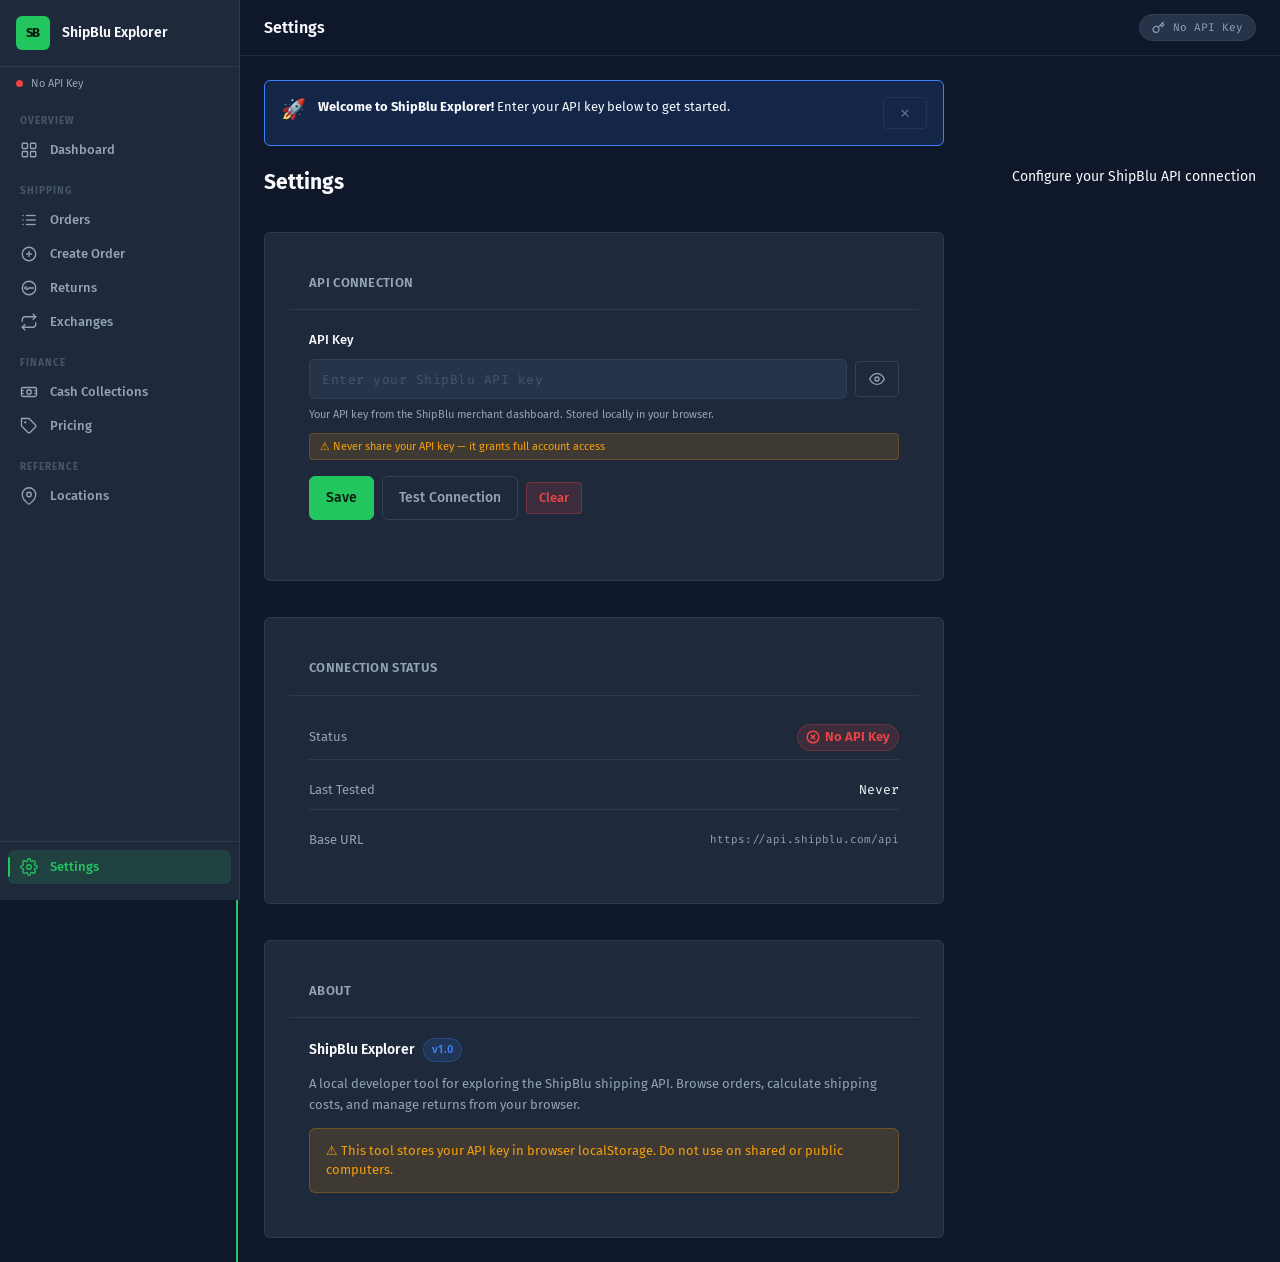
<file: Shipping API Tools/ShipBlu Explorer/index.html>
<!DOCTYPE html>
<html lang="en">
<head>
  <meta charset="UTF-8" />
  <meta name="viewport" content="width=device-width, initial-scale=1.0" />
  <meta name="description" content="ShipBlu API Explorer — Interactive interface for the ShipBlu shipping API" />
  <title>ShipBlu Explorer</title>

  <!-- SVG favicon: green circle with "S" -->
  <link rel="icon" type="image/svg+xml" href="data:image/svg+xml,%3Csvg xmlns='http://www.w3.org/2000/svg' viewBox='0 0 32 32'%3E%3Ccircle cx='16' cy='16' r='16' fill='%2322C55E'/%3E%3Ctext x='16' y='21' text-anchor='middle' font-family='system-ui%2Csans-serif' font-weight='700' font-size='18' fill='%230a1a0f'%3ES%3C/text%3E%3C/svg%3E" />

  <!-- Google Fonts: Fira Code + Fira Sans -->
  <link rel="preconnect" href="https://fonts.googleapis.com" />
  <link rel="preconnect" href="https://fonts.gstatic.com" crossorigin />
  <link rel="stylesheet" href="https://fonts.googleapis.com/css2?family=Fira+Code:wght@400;500;600&family=Fira+Sans:wght@400;500;600;700&display=swap" />

  <!-- Design system (tokens, components, layout) -->
  <link rel="stylesheet" href="css/design-system.css" />
</head>

<body>

  <!-- Skip-to-content link (accessibility — Task #16) -->
  <a href="#main-content" class="skip-link">Skip to main content</a>

  <!-- =========================================================
       App Shell
       ========================================================= -->
  <div id="app">

    <!-- -------------------------------------------------------
         Sidebar
         ------------------------------------------------------- -->
    <aside id="sidebar" aria-label="App navigation">

      <!-- Brand / Logo -->
      <a class="sidebar-brand" href="#dashboard" aria-label="ShipBlu Explorer — go to dashboard">
        <div class="sidebar-logo" aria-hidden="true">SB</div>
        <span class="sidebar-brand-name">ShipBlu Explorer</span>
      </a>

      <!-- Connection status indicator -->
      <div class="connection-badge" id="connection-badge" aria-live="polite" aria-atomic="true">
        <span class="connection-dot" id="connection-dot" aria-hidden="true"></span>
        <span id="connection-label">Checking…</span>
      </div>

      <!-- Primary navigation -->
      <nav role="navigation" aria-label="Main sections">

        <!-- GROUP: Overview -->
        <div class="nav-group" role="group" aria-labelledby="nav-group-overview">
          <div class="nav-group-label" id="nav-group-overview">Overview</div>

          <a class="nav-link" href="#dashboard" data-page="dashboard">
            <!-- Dashboard: grid of 4 squares -->
            <svg viewBox="0 0 24 24" stroke-width="1.75" aria-hidden="true" focusable="false">
              <rect x="3"  y="3"  width="7" height="7" rx="1"/>
              <rect x="14" y="3"  width="7" height="7" rx="1"/>
              <rect x="3"  y="14" width="7" height="7" rx="1"/>
              <rect x="14" y="14" width="7" height="7" rx="1"/>
            </svg>
            Dashboard
          </a>
        </div>

        <!-- GROUP: Shipping -->
        <div class="nav-group" role="group" aria-labelledby="nav-group-shipping">
          <div class="nav-group-label" id="nav-group-shipping">Shipping</div>

          <a class="nav-link" href="#orders" data-page="orders">
            <!-- Orders: bullet list -->
            <svg viewBox="0 0 24 24" stroke-width="1.75" aria-hidden="true" focusable="false">
              <line x1="8"  y1="6"  x2="21" y2="6"/>
              <line x1="8"  y1="12" x2="21" y2="12"/>
              <line x1="8"  y1="18" x2="21" y2="18"/>
              <circle cx="4" cy="6"  r="1" fill="currentColor" stroke="none"/>
              <circle cx="4" cy="12" r="1" fill="currentColor" stroke="none"/>
              <circle cx="4" cy="18" r="1" fill="currentColor" stroke="none"/>
            </svg>
            Orders
          </a>

          <a class="nav-link" href="#create-order" data-page="create-order">
            <!-- Create Order: circle with plus -->
            <svg viewBox="0 0 24 24" stroke-width="1.75" aria-hidden="true" focusable="false">
              <circle cx="12" cy="12" r="9"/>
              <line x1="12" y1="8"  x2="12" y2="16"/>
              <line x1="8"  y1="12" x2="16" y2="12"/>
            </svg>
            Create Order
          </a>

          <a class="nav-link" href="#returns" data-page="returns">
            <!-- Returns: circle with left arrow -->
            <svg viewBox="0 0 24 24" stroke-width="1.75" aria-hidden="true" focusable="false">
              <circle cx="12" cy="12" r="9"/>
              <polyline points="9 14 6 12 9 10"/>
              <path d="M18 12h-6a2 2 0 0 0-2 2" stroke-linecap="round"/>
            </svg>
            Returns
          </a>

          <a class="nav-link" href="#exchanges" data-page="exchanges">
            <!-- Exchanges: two swapping arrows -->
            <svg viewBox="0 0 24 24" stroke-width="1.75" aria-hidden="true" focusable="false">
              <polyline points="17 1 21 5 17 9"/>
              <path d="M3 11V9a4 4 0 0 1 4-4h14" stroke-linecap="round"/>
              <polyline points="7 23 3 19 7 15"/>
              <path d="M21 13v2a4 4 0 0 1-4 4H3" stroke-linecap="round"/>
            </svg>
            Exchanges
          </a>
        </div>

        <!-- GROUP: Finance -->
        <div class="nav-group" role="group" aria-labelledby="nav-group-finance">
          <div class="nav-group-label" id="nav-group-finance">Finance</div>

          <a class="nav-link" href="#cash-collections" data-page="cash-collections">
            <!-- Cash Collections: banknote -->
            <svg viewBox="0 0 24 24" stroke-width="1.75" aria-hidden="true" focusable="false">
              <rect x="2" y="6" width="20" height="12" rx="2"/>
              <circle cx="12" cy="12" r="3"/>
              <path d="M2 10h2M20 10h2M2 14h2M20 14h2" stroke-linecap="round"/>
            </svg>
            Cash Collections
          </a>

          <a class="nav-link" href="#pricing" data-page="pricing">
            <!-- Pricing: price tag -->
            <svg viewBox="0 0 24 24" stroke-width="1.75" aria-hidden="true" focusable="false">
              <path d="M20.59 13.41l-7.17 7.17a2 2 0 0 1-2.83 0L2 12V2h10l8.59 8.59a2 2 0 0 1 0 2.82z"/>
              <circle cx="7" cy="7" r="1.5" fill="currentColor" stroke="none"/>
            </svg>
            Pricing
          </a>
        </div>

        <!-- GROUP: Reference -->
        <div class="nav-group" role="group" aria-labelledby="nav-group-reference">
          <div class="nav-group-label" id="nav-group-reference">Reference</div>

          <a class="nav-link" href="#locations" data-page="locations">
            <!-- Locations: map pin -->
            <svg viewBox="0 0 24 24" stroke-width="1.75" aria-hidden="true" focusable="false">
              <path d="M21 10c0 7-9 13-9 13S3 17 3 10a9 9 0 1 1 18 0z"/>
              <circle cx="12" cy="10" r="3"/>
            </svg>
            Locations
          </a>
        </div>

      </nav><!-- /nav -->

      <!-- Settings pinned to bottom -->
      <div class="sidebar-footer">
        <a class="nav-link" href="#settings" data-page="settings">
          <!-- Settings: cog wheel -->
          <svg viewBox="0 0 24 24" stroke-width="1.75" aria-hidden="true" focusable="false">
            <circle cx="12" cy="12" r="3"/>
            <path d="M19.4 15a1.65 1.65 0 0 0 .33 1.82l.06.06a2 2 0 0 1-2.83 2.83l-.06-.06a1.65 1.65 0 0 0-1.82-.33 1.65 1.65 0 0 0-1 1.51V21a2 2 0 0 1-4 0v-.09a1.65 1.65 0 0 0-1-1.51 1.65 1.65 0 0 0-1.82.33l-.06.06a2 2 0 0 1-2.83-2.83l.06-.06a1.65 1.65 0 0 0 .33-1.82 1.65 1.65 0 0 0-1.51-1H3a2 2 0 0 1 0-4h.09a1.65 1.65 0 0 0 1.51-1 1.65 1.65 0 0 0-.33-1.82l-.06-.06a2 2 0 0 1 2.83-2.83l.06.06a1.65 1.65 0 0 0 1.82.33H9a1.65 1.65 0 0 0 1-1.51V3a2 2 0 0 1 4 0v.09a1.65 1.65 0 0 0 1 1.51 1.65 1.65 0 0 0 1.82-.33l.06-.06a2 2 0 0 1 2.83 2.83l-.06.06a1.65 1.65 0 0 0-.33 1.82V9a1.65 1.65 0 0 0 1.51 1H21a2 2 0 0 1 0 4h-.09a1.65 1.65 0 0 0-1.51 1z"/>
          </svg>
          Settings
        </a>
      </div>

    </aside><!-- /#sidebar -->

    <!-- -------------------------------------------------------
         Main content (topbar + content)
         ------------------------------------------------------- -->
    <div id="main">

      <!-- Top bar -->
      <header id="topbar" role="banner">

        <div class="topbar-left">
          <!-- Hamburger button — visible on mobile only -->
          <button
            class="hamburger"
            id="hamburger-btn"
            type="button"
            aria-label="Open navigation menu"
            aria-expanded="false"
            aria-controls="sidebar"
          >
            <svg width="22" height="22" viewBox="0 0 24 24" fill="none" stroke="currentColor" stroke-width="2" stroke-linecap="round" aria-hidden="true" focusable="false">
              <line x1="3"  y1="6"  x2="21" y2="6"/>
              <line x1="3"  y1="12" x2="21" y2="12"/>
              <line x1="3"  y1="18" x2="21" y2="18"/>
            </svg>
          </button>

          <!-- Current page breadcrumb -->
          <span class="topbar-breadcrumb" id="topbar-breadcrumb" aria-live="polite" aria-atomic="true">
            Dashboard
          </span>
        </div>

        <div class="topbar-right">
          <!-- API key status chip: masked key preview + link to settings -->
          <a
            class="api-key-chip"
            href="#settings"
            id="api-key-chip"
            aria-label="API key status — go to Settings"
          >
            <svg width="13" height="13" viewBox="0 0 24 24" fill="none" stroke="currentColor" stroke-width="2" stroke-linecap="round" stroke-linejoin="round" aria-hidden="true" focusable="false">
              <path d="M21 2l-2 2m-7.61 7.61a5.5 5.5 0 1 1-7.778 7.778 5.5 5.5 0 0 1 7.777-7.777zm0 0L15.5 7.5m0 0l3 3L22 7l-3-3m-3.5 3.5L19 4"/>
            </svg>
            <span id="api-key-preview">No API Key</span>
          </a>
        </div>

      </header><!-- /#topbar -->

      <!-- Page content — rendered by router -->
      <main id="main-content" tabindex="-1" aria-label="Page content">
        <!-- Placeholder shown before scripts load -->
        <div class="empty-state" style="margin-top:var(--space-12)">
          <div class="skeleton skeleton-block" style="width:200px;height:28px;margin-bottom:var(--space-4)"></div>
          <div class="skeleton skeleton-text" style="width:260px"></div>
          <div class="skeleton skeleton-text" style="width:180px;margin-top:var(--space-2)"></div>
        </div>
      </main>

    </div><!-- /#main -->

  </div><!-- /#app -->

  <!-- =========================================================
       Toast notification container
       ========================================================= -->
  <div id="toast-container" role="region" aria-label="Notifications" aria-live="polite" aria-atomic="false"></div>

  <!-- Mobile sidebar backdrop -->
  <div id="sidebar-overlay" role="presentation" aria-hidden="true"></div>

  <!-- =========================================================
       API client — must load before page scripts
       ========================================================= -->
  <script src="js/api.js"></script>

  <!-- =========================================================
       App bootstrap: page registry + router + sidebar toggle
       ========================================================= -->
  <script>
    'use strict';

    /* ------------------------------------------------------------------
       Page Registry
       ------------------------------------------------------------------ */

    /**
     * All registered pages. Pages call window.registerPage() on load.
     * @type {Record<string, { title: string, icon?: string, render: function(HTMLElement): void }>}
     */
    window.pages = {};

    /**
     * Registers a renderable page with the router.
     *
     * @param {string} id
     * @param {{ title: string, render: function(HTMLElement): void }} config
     */
    window.registerPage = (id, config) => {
      if (!id || typeof config?.render !== 'function') {
        console.warn(`[registerPage] Invalid config for page '${id}'`, config);
        return;
      }
      window.pages[id] = config;
    };

    /* ------------------------------------------------------------------
       Connection status badge
       ------------------------------------------------------------------ */

    function updateConnectionStatus() {
      const hasKey = !!window.getApiKey();
      const dot    = document.getElementById('connection-dot');
      const label  = document.getElementById('connection-label');
      const chip   = document.getElementById('api-key-preview');

      if (hasKey) {
        const key = window.getApiKey();
        dot.className    = 'connection-dot connected';
        label.textContent = 'Connected';
        // Show last 8 chars, rest masked
        chip.textContent  = '••••' + key.slice(-8);
      } else {
        dot.className    = 'connection-dot disconnected';
        label.textContent = 'No API Key';
        chip.textContent  = 'No API Key';
      }
    }

    window.addEventListener('apikeychanged', updateConnectionStatus);
    updateConnectionStatus();

    /* ------------------------------------------------------------------
       Router
       ------------------------------------------------------------------ */

    let _activePage = null;

    /** Extracts page id and params from hash string.
     *  e.g. "#orders-detail?id=123" → { pageId: 'orders-detail', params: { id: '123' } }
     */
    function parseHash(hash) {
      const raw = (hash || '').replace(/^#/, '').trim() || 'dashboard';
      const [path, qs] = raw.split('?');
      const params = {};
      if (qs) {
        qs.split('&').forEach(pair => {
          const [k, v] = pair.split('=');
          if (k) params[decodeURIComponent(k)] = decodeURIComponent(v || '');
        });
      }
      return { pageId: path || 'dashboard', params };
    }

    /** Extracts clean page id from hash string. */
    function pageIdFromHash(hash) {
      return parseHash(hash).pageId;
    }

    /** Highlights the matching nav link and clears all others. */
    function setActiveNavLink(pageId) {
      document.querySelectorAll('.nav-link[data-page]').forEach(link => {
        const active = link.dataset.page === pageId;
        link.classList.toggle('active', active);
        active
          ? link.setAttribute('aria-current', 'page')
          : link.removeAttribute('aria-current');
      });
    }

    /** Updates the topbar breadcrumb and document title. */
    function setPageTitle(title) {
      const el = document.getElementById('topbar-breadcrumb');
      if (el) el.textContent = title;
      document.title = `${title} — ShipBlu Explorer`;
    }

    /** Renders a "page not found" message inside the container. */
    function renderNotFound(container, pageId) {
      container.innerHTML = `
        <div class="empty-state animate-fade-in">
          <svg class="empty-state-icon" viewBox="0 0 24 24" fill="none" stroke="currentColor" stroke-width="1.5" aria-hidden="true">
            <circle cx="11" cy="11" r="8"/>
            <line x1="21" y1="21" x2="16.65" y2="16.65"/>
          </svg>
          <p class="empty-state-title">Page not found</p>
          <p class="empty-state-description">
            No page is registered for
            <code class="tag">#${_escapeHtml(pageId)}</code>.
            The page script may not have loaded yet.
          </p>
          <a href="#dashboard" class="btn btn-ghost btn-sm" style="margin-top:var(--space-3)">
            Go to Dashboard
          </a>
        </div>`;
    }

    /**
     * Navigate to a page by hash string.
     * @param {string} rawHash - e.g. "#orders" or "orders"
     */
    function navigateTo(rawHash) {
      const { pageId, params } = parseHash(rawHash);

      // Redirect to settings when no API key (except settings itself)
      if (!window.getApiKey() && pageId !== 'settings') {
        window.location.hash = '#settings';
        return;
      }

      // Allow re-render for detail pages (params may differ)
      const isDetailPage = pageId.includes('-detail');
      if (_activePage === pageId && !isDetailPage) return;
      _activePage = pageId;

      const page      = window.pages[pageId];
      const container = document.getElementById('main-content');
      if (!container) return;

      // Nav link highlight — use base page id (orders-detail highlights orders)
      const navId = pageId.replace(/-detail$/, '');
      setActiveNavLink(navId);

      const title = page?.title ?? 'Not Found';
      setPageTitle(title);

      // Clear previous page content
      container.innerHTML = '';

      if (page) {
        try {
          page.render(container, params);
        } catch (err) {
          console.error(`[router] Render error for '${pageId}':`, err);
          container.innerHTML = `
            <div class="empty-state">
              <p class="empty-state-title text-error">Render error</p>
              <p class="empty-state-description text-mono text-sm">${_escapeHtml(err.message)}</p>
            </div>`;
        }
      } else {
        renderNotFound(container, pageId);
      }

      // Move focus to content region for keyboard / screen reader users
      container.focus({ preventScroll: false });

      // Close mobile sidebar on any navigation
      closeSidebar();
    }

    window.addEventListener('hashchange', () => navigateTo(window.location.hash));

    /* ------------------------------------------------------------------
       Sidebar / hamburger (mobile)
       ------------------------------------------------------------------ */

    const _sidebar  = document.getElementById('sidebar');
    const _overlay  = document.getElementById('sidebar-overlay');
    const _hamburger = document.getElementById('hamburger-btn');

    function openSidebar() {
      _sidebar.classList.add('open');
      _overlay.classList.add('visible');
      _overlay.removeAttribute('aria-hidden');
      _hamburger.setAttribute('aria-expanded', 'true');
      _hamburger.setAttribute('aria-label', 'Close navigation menu');
      // Give focus to first nav item
      _sidebar.querySelector('a, button')?.focus();
    }

    function closeSidebar() {
      if (!_sidebar.classList.contains('open')) return;
      _sidebar.classList.remove('open');
      _overlay.classList.remove('visible');
      _overlay.setAttribute('aria-hidden', 'true');
      _hamburger.setAttribute('aria-expanded', 'false');
      _hamburger.setAttribute('aria-label', 'Open navigation menu');
    }

    _hamburger.addEventListener('click', () => {
      _sidebar.classList.contains('open') ? closeSidebar() : openSidebar();
    });

    _overlay.addEventListener('click', closeSidebar);

    document.addEventListener('keydown', (e) => {
      if (e.key === 'Escape' && _sidebar.classList.contains('open')) {
        closeSidebar();
        _hamburger.focus();
      }
    });

    /* ------------------------------------------------------------------
       Dynamic page script loader
       ------------------------------------------------------------------ */

    /** Scripts to load. Each module calls window.registerPage() on load. */
    const PAGE_SCRIPTS = [
      'js/pages/settings.js',
      'js/pages/dashboard.js',
      'js/pages/orders.js',
      'js/pages/create-order.js',
      'js/pages/pricing.js',
      'js/pages/calculator.js',
      'js/pages/locations.js',
      'js/pages/returns.js',
      'js/pages/exchanges.js',
      'js/pages/cash-collections.js',
    ];

    /**
     * Injects a <script> tag and resolves when it loads.
     * Always resolves (never rejects) so a missing file doesn't block the router.
     * @param {string} src
     * @returns {Promise<void>}
     */
    function loadScript(src) {
      return new Promise((resolve) => {
        if (document.querySelector(`script[src="${src}"]`)) {
          resolve();
          return;
        }
        const s   = document.createElement('script');
        s.src     = src;
        s.async   = false; // preserve execution order
        s.onload  = () => resolve();
        s.onerror = () => {
          // Non-fatal: page simply won't register
          console.info(`[loader] Skipping missing script: ${src}`);
          resolve();
        };
        document.head.appendChild(s);
      });
    }

    // Load all page scripts in parallel (network), execute in order (async=false),
    // then kick off the initial route.
    Promise.all(PAGE_SCRIPTS.map(loadScript)).then(() => {
      const hasKey     = !!window.getApiKey();
      const initHash   = window.location.hash;
      const defaultHash = hasKey ? (initHash || '#dashboard') : '#settings';

      if (!initHash) {
        // Setting the hash triggers hashchange → navigateTo
        window.location.hash = defaultHash;
      } else {
        navigateTo(initHash);
      }
    });

    /* ------------------------------------------------------------------
       Internal helper: HTML escape
       ------------------------------------------------------------------ */

    function _escapeHtml(str) {
      return String(str)
        .replace(/&/g,  '&amp;')
        .replace(/</g,  '&lt;')
        .replace(/>/g,  '&gt;')
        .replace(/"/g,  '&quot;')
        .replace(/'/g,  '&#39;');
    }
  </script>

</body>
</html>
</file>
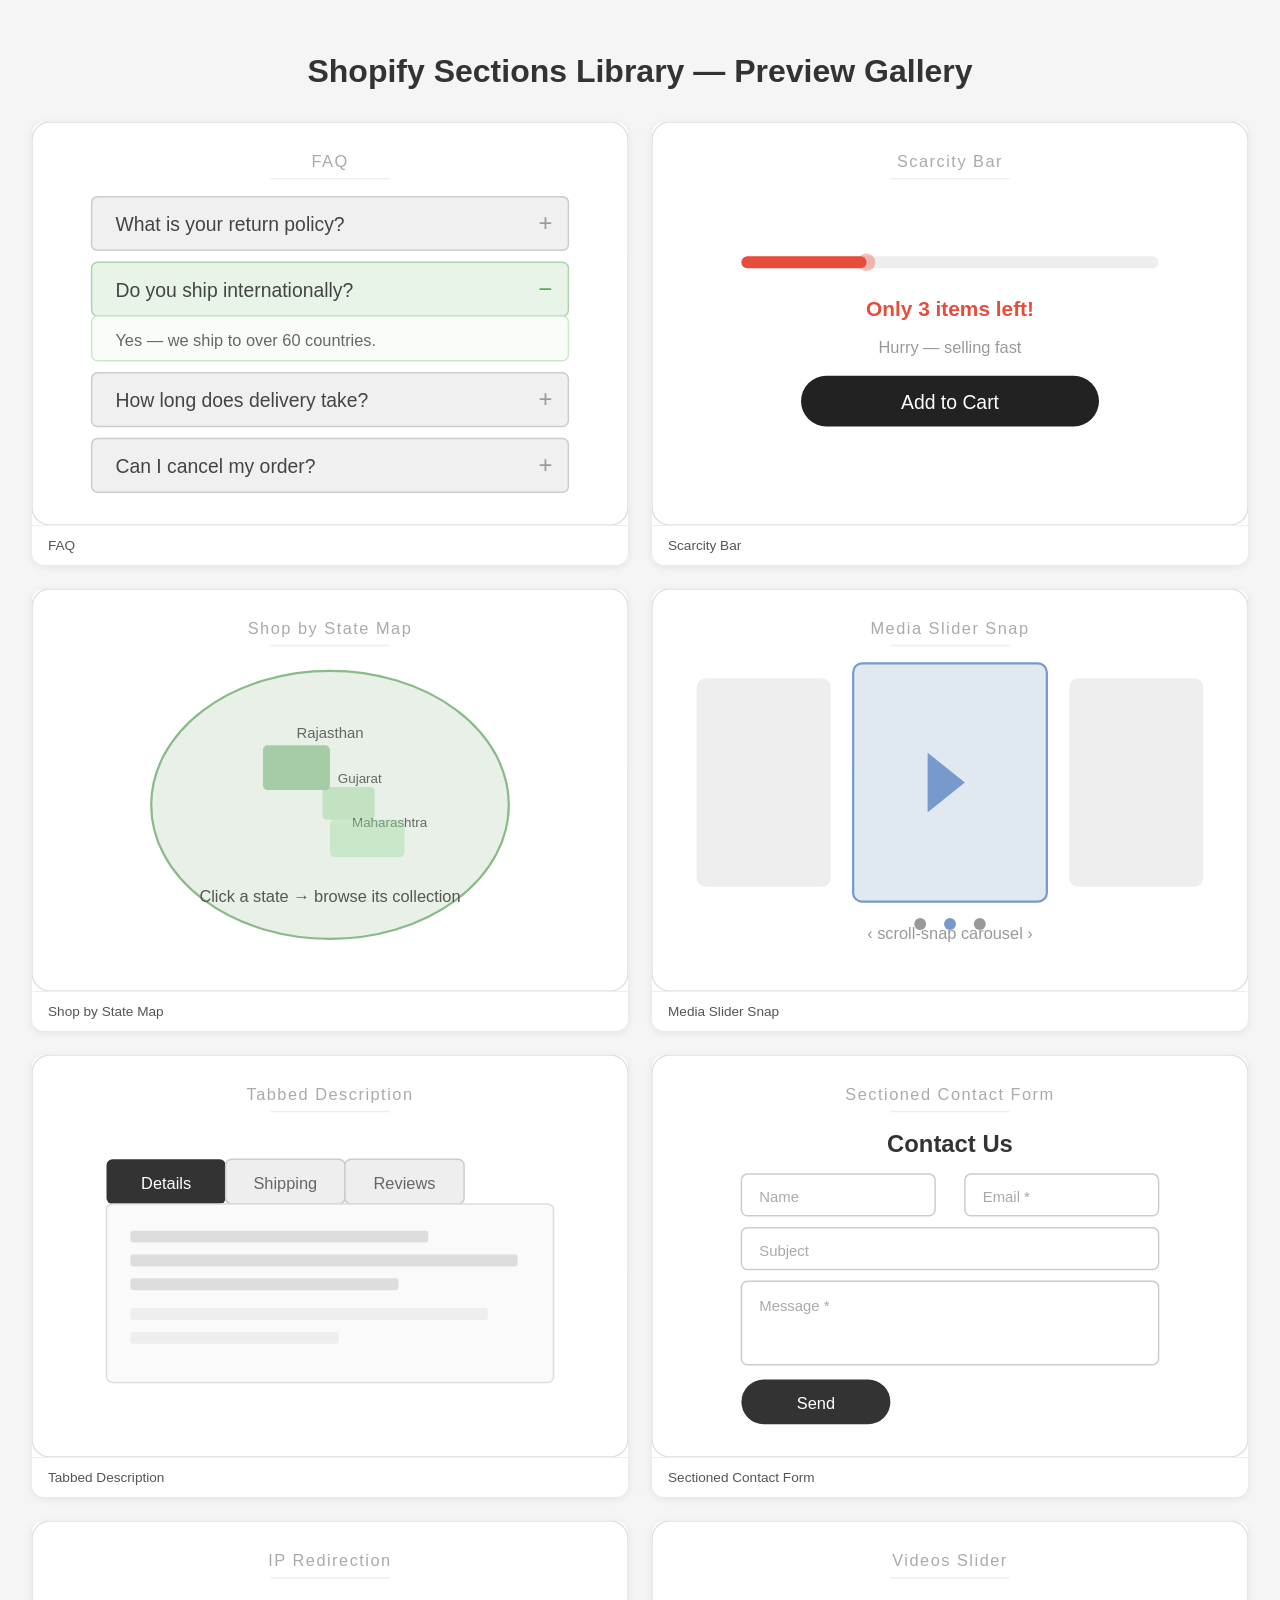
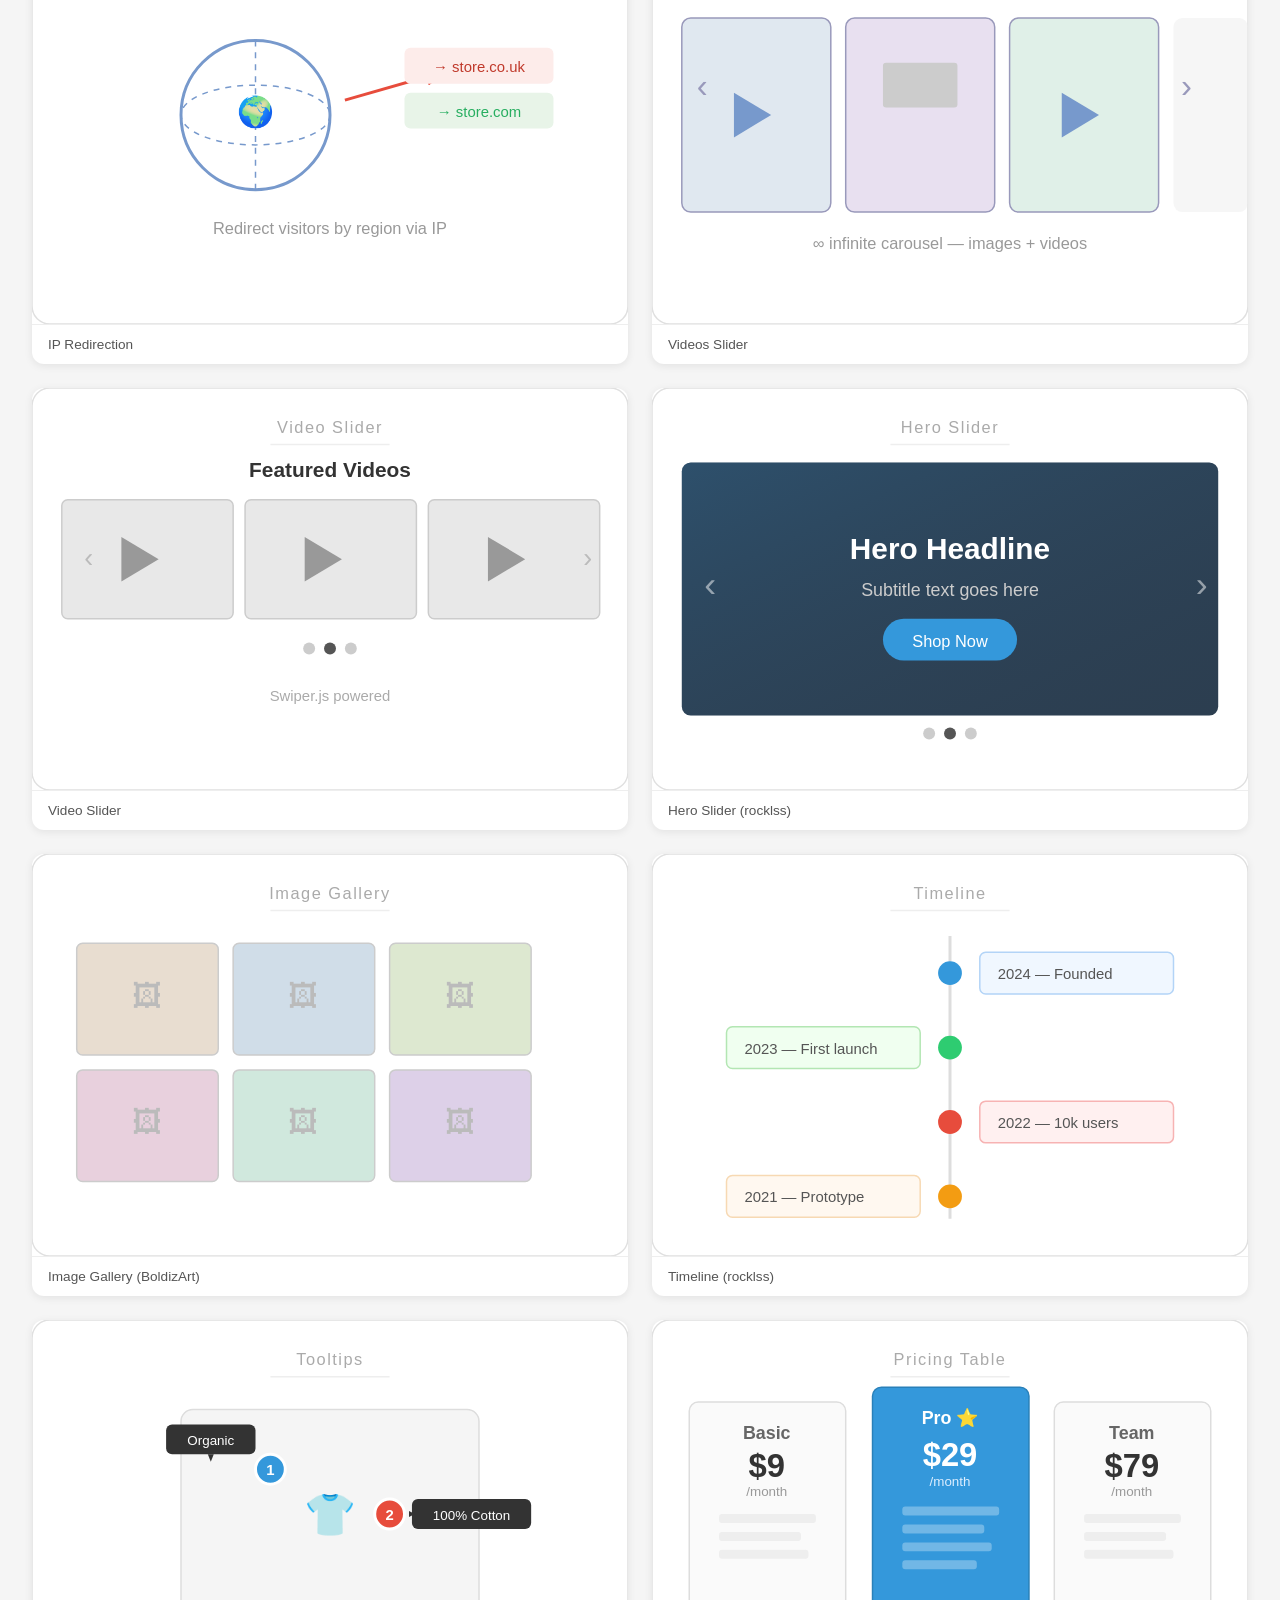
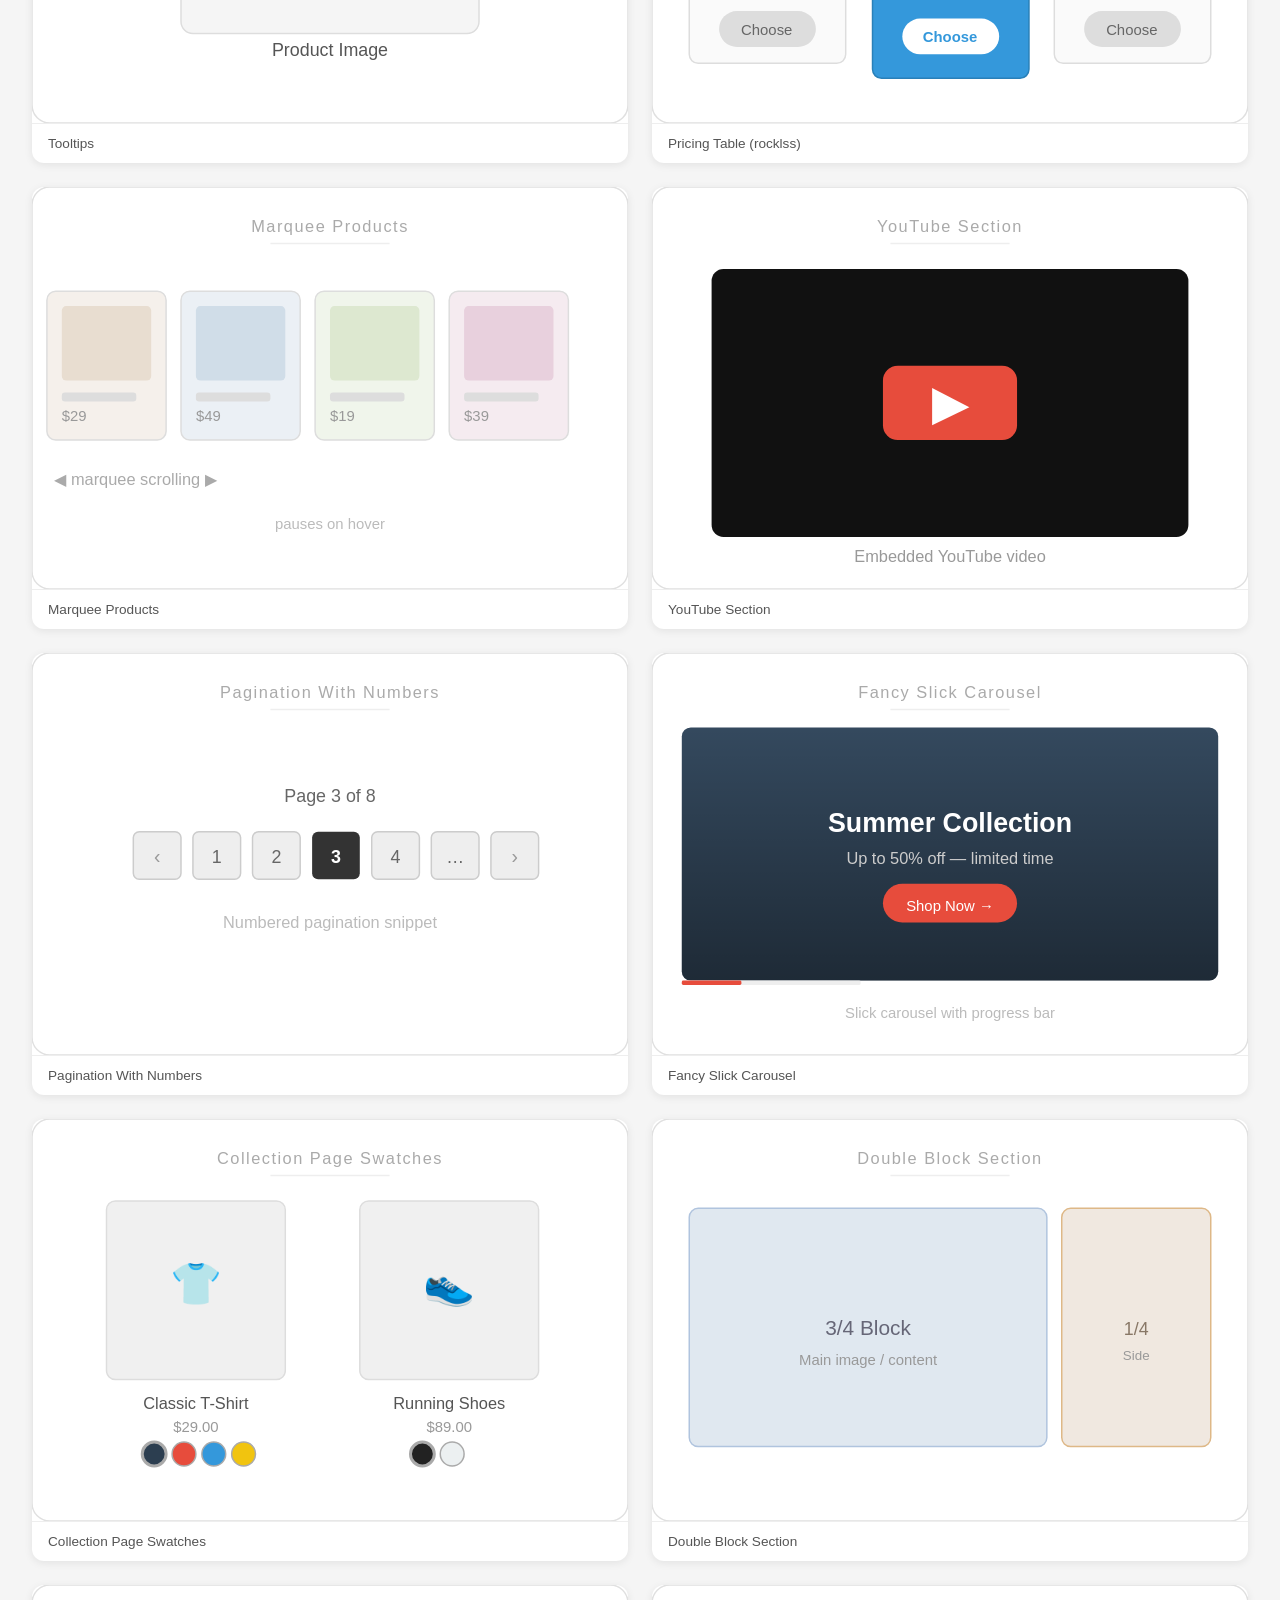
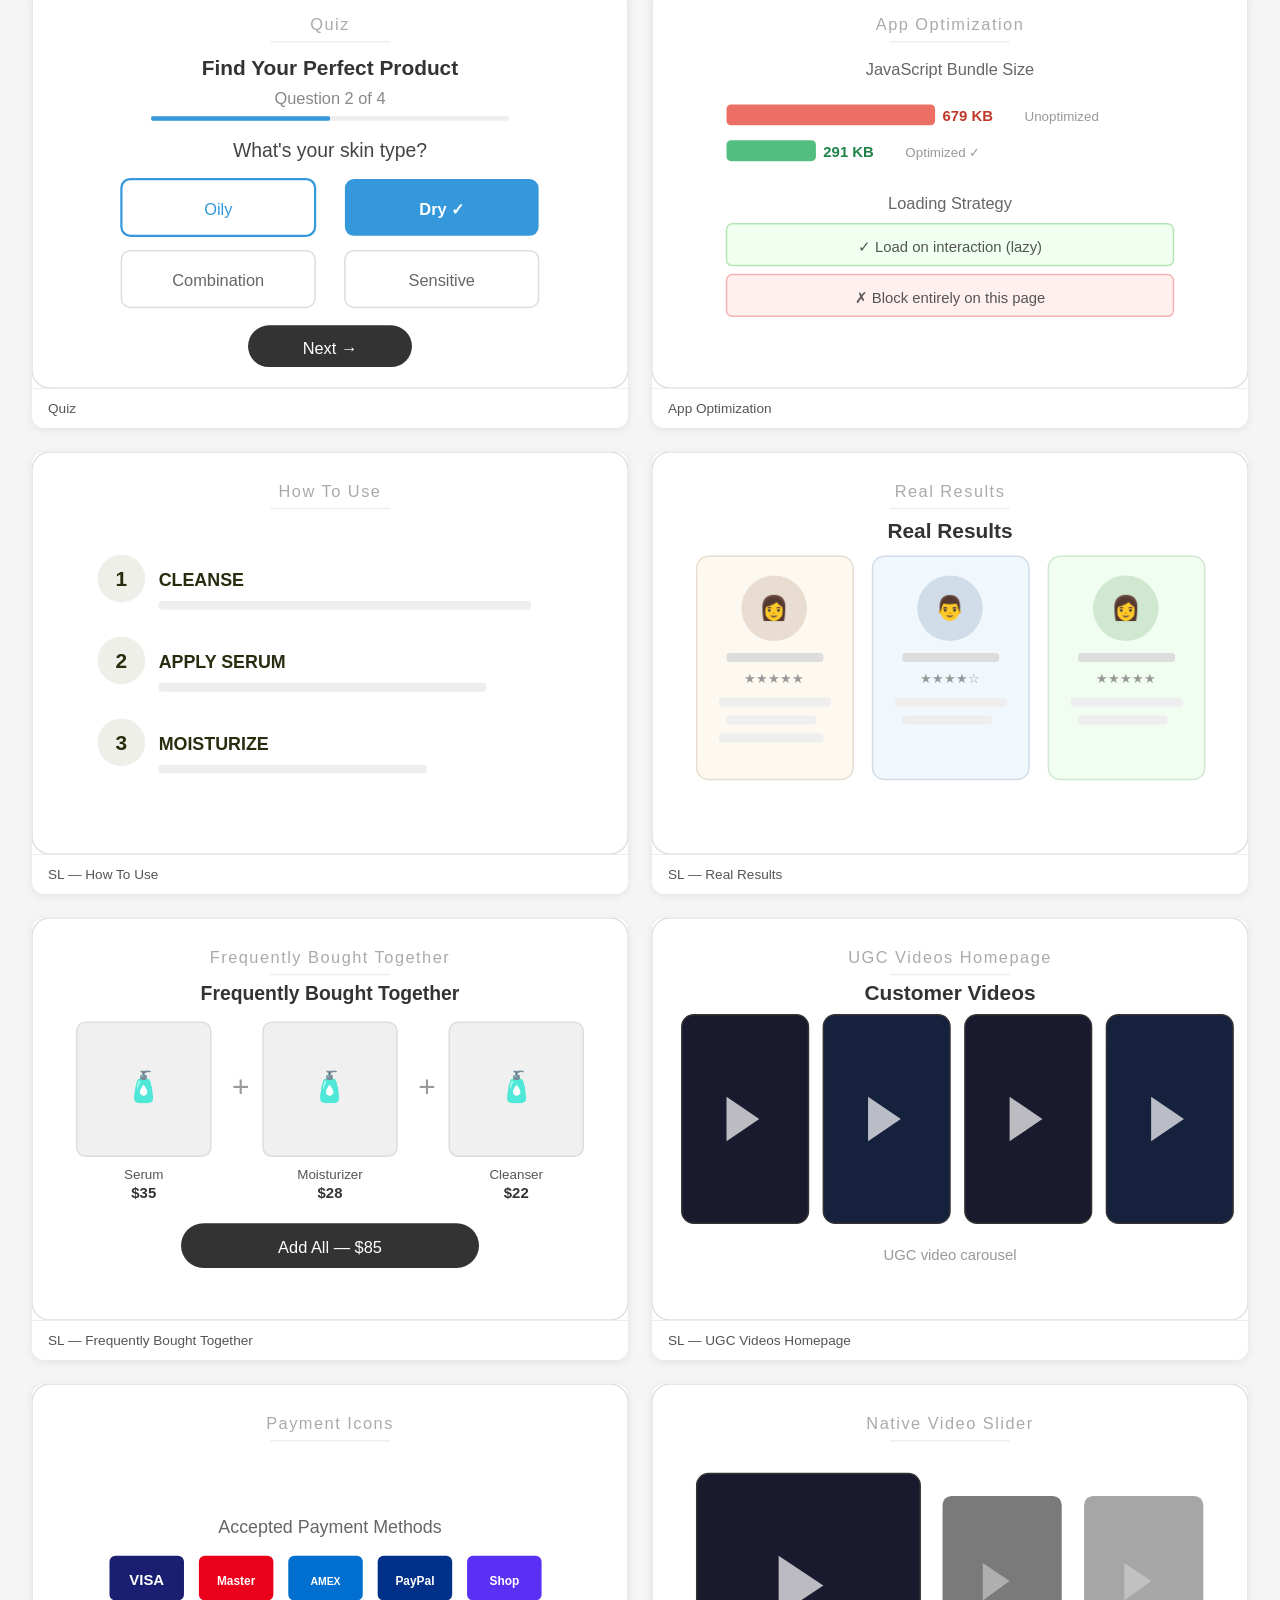
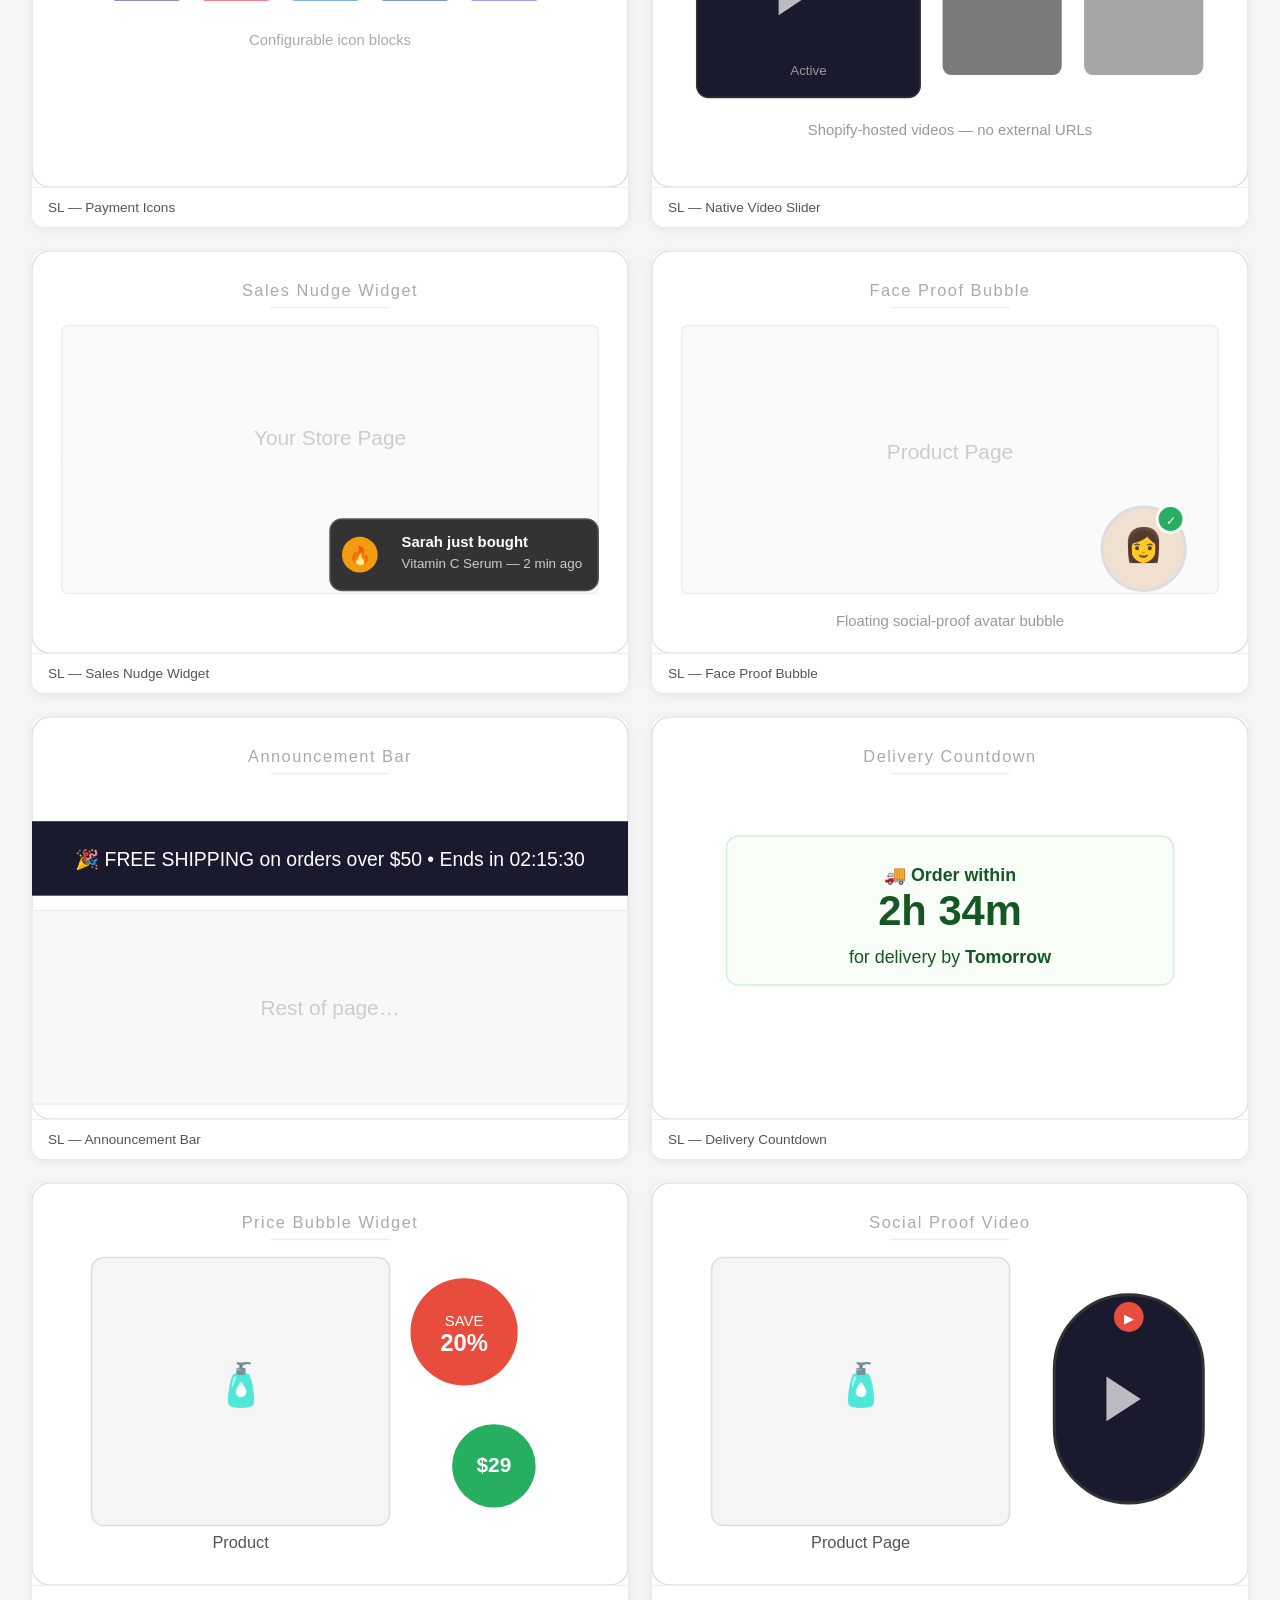
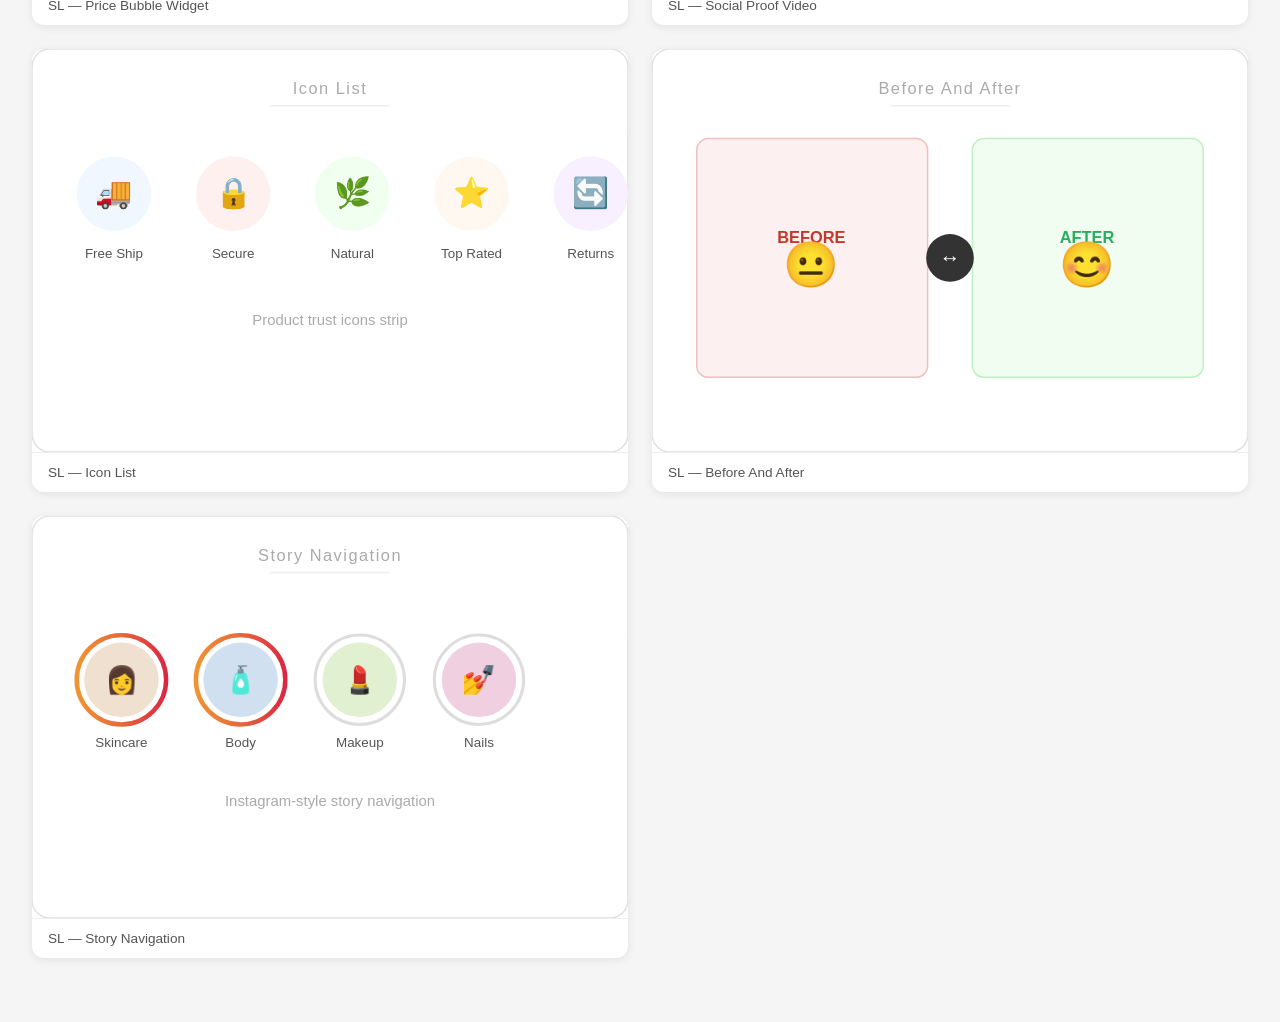
<file: _dev/preview-gallery.html>
<!DOCTYPE html>
<html lang="en">
<head>
  <meta charset="UTF-8">
  <meta name="viewport" content="width=device-width, initial-scale=1.0">
  <title>Section Preview Gallery</title>
  <style>
    body { font-family: -apple-system, BlinkMacSystemFont, "Segoe UI", Roboto, sans-serif; margin: 0; padding: 2rem; background: #f5f5f5; }
    h1 { text-align: center; color: #333; }
    .grid { display: grid; grid-template-columns: repeat(auto-fill, minmax(420px, 1fr)); gap: 1.5rem; max-width: 1400px; margin: 2rem auto; }
    .card { background: #fff; border-radius: 12px; overflow: hidden; box-shadow: 0 2px 8px rgba(0,0,0,0.08); }
    .card img { width: 100%; display: block; }
    .card-label { padding: 0.75rem 1rem; font-size: 0.85rem; color: #555; border-top: 1px solid #eee; }
  </style>
</head>
<body>
  <h1>Shopify Sections Library — Preview Gallery</h1>
  <div class="grid">
    <div class="card"><img src="../FAQ/preview.svg" alt="FAQ"/><div class="card-label">FAQ</div></div>
    <div class="card"><img src="../Scarcity%20Bar/preview.svg" alt="Scarcity Bar"/><div class="card-label">Scarcity Bar</div></div>
    <div class="card"><img src="../Shop%20by%20State%20Map/preview.svg" alt="Shop by State Map"/><div class="card-label">Shop by State Map</div></div>
    <div class="card"><img src="../Media%20Slider%20Snap/preview.svg" alt="Media Slider Snap"/><div class="card-label">Media Slider Snap</div></div>
    <div class="card"><img src="../Tabbed%20Description/preview.svg" alt="Tabbed Description"/><div class="card-label">Tabbed Description</div></div>
    <div class="card"><img src="../Sectioned%20Contact%20Form/preview.svg" alt="Sectioned Contact Form"/><div class="card-label">Sectioned Contact Form</div></div>
    <div class="card"><img src="../IP%20Redirection/preview.svg" alt="IP Redirection"/><div class="card-label">IP Redirection</div></div>
    <div class="card"><img src="../Videos%20Slider/preview.svg" alt="Videos Slider"/><div class="card-label">Videos Slider</div></div>
    <div class="card"><img src="../Video%20Slider/preview.svg" alt="Video Slider"/><div class="card-label">Video Slider</div></div>
    <div class="card"><img src="../Hero%20Slider%20(rocklss)/preview.svg" alt="Hero Slider"/><div class="card-label">Hero Slider (rocklss)</div></div>
    <div class="card"><img src="../Image%20Gallery%20(BoldizArt)/preview.svg" alt="Image Gallery"/><div class="card-label">Image Gallery (BoldizArt)</div></div>
    <div class="card"><img src="../Timeline%20(rocklss)/preview.svg" alt="Timeline"/><div class="card-label">Timeline (rocklss)</div></div>
    <div class="card"><img src="../Tooltips/preview.svg" alt="Tooltips"/><div class="card-label">Tooltips</div></div>
    <div class="card"><img src="../Pricing%20Table%20(rocklss)/preview.svg" alt="Pricing Table"/><div class="card-label">Pricing Table (rocklss)</div></div>
    <div class="card"><img src="../Marquee%20Products/preview.svg" alt="Marquee Products"/><div class="card-label">Marquee Products</div></div>
    <div class="card"><img src="../YouTube%20Section/preview.svg" alt="YouTube Section"/><div class="card-label">YouTube Section</div></div>
    <div class="card"><img src="../Pagination%20With%20Numbers/preview.svg" alt="Pagination"/><div class="card-label">Pagination With Numbers</div></div>
    <div class="card"><img src="../Fancy%20Slick%20Carousel/preview.svg" alt="Fancy Slick Carousel"/><div class="card-label">Fancy Slick Carousel</div></div>
    <div class="card"><img src="../Collection%20Page%20Swatches/preview.svg" alt="Collection Swatches"/><div class="card-label">Collection Page Swatches</div></div>
    <div class="card"><img src="../Double%20Block%20Section/preview.svg" alt="Double Block"/><div class="card-label">Double Block Section</div></div>
    <div class="card"><img src="../Quiz/preview.svg" alt="Quiz"/><div class="card-label">Quiz</div></div>
    <div class="card"><img src="../App%20Optimization/preview.svg" alt="App Optimization"/><div class="card-label">App Optimization</div></div>
    <div class="card"><img src="../Section%20Lab/How%20To%20Use/preview.svg" alt="How To Use"/><div class="card-label">SL — How To Use</div></div>
    <div class="card"><img src="../Section%20Lab/Real%20Results/preview.svg" alt="Real Results"/><div class="card-label">SL — Real Results</div></div>
    <div class="card"><img src="../Section%20Lab/Frequently%20Bought%20Together/preview.svg" alt="Frequently Bought Together"/><div class="card-label">SL — Frequently Bought Together</div></div>
    <div class="card"><img src="../Section%20Lab/UGC%20Videos%20Homepage/preview.svg" alt="UGC Videos"/><div class="card-label">SL — UGC Videos Homepage</div></div>
    <div class="card"><img src="../Section%20Lab/Payment%20Icons/preview.svg" alt="Payment Icons"/><div class="card-label">SL — Payment Icons</div></div>
    <div class="card"><img src="../Section%20Lab/Native%20Video%20Slider/preview.svg" alt="Native Video Slider"/><div class="card-label">SL — Native Video Slider</div></div>
    <div class="card"><img src="../Section%20Lab/Nudges%20Widget/preview.svg" alt="Nudges Widget"/><div class="card-label">SL — Sales Nudge Widget</div></div>
    <div class="card"><img src="../Section%20Lab/Face%20Proof%20Bubble/preview.svg" alt="Face Proof Bubble"/><div class="card-label">SL — Face Proof Bubble</div></div>
    <div class="card"><img src="../Section%20Lab/Announcement%20Bar/preview.svg" alt="Announcement Bar"/><div class="card-label">SL — Announcement Bar</div></div>
    <div class="card"><img src="../Section%20Lab/Delivery%20Countdown/preview.svg" alt="Delivery Countdown"/><div class="card-label">SL — Delivery Countdown</div></div>
    <div class="card"><img src="../Section%20Lab/Price%20Bubble%20Widget/preview.svg" alt="Price Bubble Widget"/><div class="card-label">SL — Price Bubble Widget</div></div>
    <div class="card"><img src="../Section%20Lab/Social%20Proof%20Video/preview.svg" alt="Social Proof Video"/><div class="card-label">SL — Social Proof Video</div></div>
    <div class="card"><img src="../Section%20Lab/Icon%20List/preview.svg" alt="Icon List"/><div class="card-label">SL — Icon List</div></div>
    <div class="card"><img src="../Section%20Lab/Before%20And%20After/preview.svg" alt="Before And After"/><div class="card-label">SL — Before And After</div></div>
    <div class="card"><img src="../Section%20Lab/Story%20Navigation/preview.svg" alt="Story Navigation"/><div class="card-label">SL — Story Navigation</div></div>
  </div>
</body>
</html>
</file>
<file: Shipping API Tools/ShipBlu Explorer/css/design-system.css>
/* =============================================================================
   ShipBlu Explorer — Design System
   Fintech dark / OLED-optimized palette
   ============================================================================= */

/* ----------------------------------------------------------------------------
   Google Fonts import
   ---------------------------------------------------------------------------- */
@import url('https://fonts.googleapis.com/css2?family=Fira+Code:wght@400;500;600&family=Fira+Sans:wght@400;500;600;700&display=swap');

/* ----------------------------------------------------------------------------
   Design Tokens
   ---------------------------------------------------------------------------- */
:root {
  /* Color — background layers */
  --color-bg:           #0F172A;
  --color-surface:      #1E293B;
  --color-elevated:     #263348;

  /* Color — borders */
  --color-border:       rgba(255, 255, 255, 0.08);
  --color-border-strong: #334155;

  /* Color — text */
  --color-text:         #F8FAFC;
  --color-text-muted:   #94A3B8;
  --color-text-subtle:  #475569;

  /* Color — accent */
  --color-accent:       #22C55E;
  --color-accent-dim:   rgba(34, 197, 94, 0.15);

  /* Color — semantic */
  --color-blue:         #3B82F6;
  --color-blue-dim:     rgba(59, 130, 246, 0.15);
  --color-amber:        #F59E0B;
  --color-amber-dim:    rgba(245, 158, 11, 0.15);
  --color-red:          #EF4444;
  --color-red-dim:      rgba(239, 68, 68, 0.15);
  --color-purple:       #8B5CF6;
  --color-purple-dim:   rgba(139, 92, 246, 0.15);

  /* Typography */
  --font-sans:  'Fira Sans', system-ui, sans-serif;
  --font-mono:  'Fira Code', 'Cascadia Code', monospace;

  --text-xs:   11px;
  --text-sm:   13px;
  --text-base: 14px;
  --text-md:   16px;
  --text-lg:   18px;
  --text-xl:   24px;

  /* Spacing scale */
  --space-1:  4px;
  --space-2:  8px;
  --space-3:  12px;
  --space-4:  16px;
  --space-5:  20px;
  --space-6:  24px;
  --space-8:  32px;
  --space-10: 40px;
  --space-12: 48px;

  /* Border radius */
  --radius-sm:  4px;
  --radius-md:  6px;
  --radius-lg:  10px;
  --radius-xl:  14px;
  --radius-full: 9999px;

  /* Shadows */
  --shadow-sm:  0 1px 2px rgba(0, 0, 0, 0.4);
  --shadow-md:  0 4px 12px rgba(0, 0, 0, 0.5);
  --shadow-lg:  0 8px 24px rgba(0, 0, 0, 0.6);

  /* Transitions */
  --duration-fast:   150ms;
  --duration-normal: 300ms;
  --ease-out:        cubic-bezier(0.16, 1, 0.3, 1);
}

/* ----------------------------------------------------------------------------
   Skip-to-content link (Task #16 — Accessibility)
   ---------------------------------------------------------------------------- */
.skip-link {
  position: absolute;
  top: -100%;
  left: var(--space-4);
  z-index: 10000;
  padding: var(--space-2) var(--space-4);
  background-color: var(--color-accent);
  color: #0a1a0f;
  font-size: var(--text-sm);
  font-weight: 600;
  border-radius: var(--radius-md);
  text-decoration: none;
  transition: top var(--duration-fast) ease;
}

.skip-link:focus {
  top: var(--space-4);
  outline: 2px solid var(--color-accent);
  outline-offset: 2px;
}

/* ----------------------------------------------------------------------------
   Reset & Base
   ---------------------------------------------------------------------------- */
*, *::before, *::after {
  box-sizing: border-box;
  margin: 0;
  padding: 0;
}

html {
  font-size: var(--text-base);
  -webkit-font-smoothing: antialiased;
  -moz-osx-font-smoothing: grayscale;
  text-rendering: optimizeLegibility;
}

body {
  font-family: var(--font-sans);
  font-size: var(--text-base);
  background-color: var(--color-bg);
  color: var(--color-text);
  line-height: 1.6;
  min-height: 100vh;
}

a {
  color: var(--color-accent);
  text-decoration: none;
}

a:hover {
  text-decoration: underline;
}

img,
svg {
  display: block;
}

button,
[role="button"],
[type="button"],
[type="submit"],
[type="reset"] {
  cursor: pointer;
  font-family: var(--font-sans);
}

:focus-visible {
  outline: 2px solid var(--color-accent);
  outline-offset: 2px;
}

/* ----------------------------------------------------------------------------
   Buttons
   ---------------------------------------------------------------------------- */
.btn {
  display: inline-flex;
  align-items: center;
  justify-content: center;
  gap: var(--space-2);
  padding: 0 var(--space-4);
  min-height: 44px; /* WCAG 2.5.8 touch target */
  min-width: 44px;
  font-family: var(--font-sans);
  font-size: var(--text-base);
  font-weight: 500;
  line-height: 1;
  border-radius: var(--radius-md);
  border: 1px solid transparent;
  text-decoration: none;
  white-space: nowrap;
  cursor: pointer;
  transition:
    background-color var(--duration-fast) ease,
    border-color var(--duration-fast) ease,
    color var(--duration-fast) ease,
    opacity var(--duration-fast) ease,
    transform var(--duration-fast) ease;
  user-select: none;
  position: relative;
  overflow: hidden;
}

.btn:disabled,
.btn[aria-disabled="true"] {
  opacity: 0.45;
  cursor: not-allowed;
  pointer-events: none;
}

.btn:active:not(:disabled) {
  transform: scale(0.97);
}

/* Primary */
.btn-primary {
  background-color: var(--color-accent);
  color: #0a1a0f;
  border-color: var(--color-accent);
}

.btn-primary:hover:not(:disabled) {
  background-color: #16a34a;
  border-color: #16a34a;
  transform: scale(1.02);
  filter: brightness(1.08);
}

.btn-primary:active:not(:disabled) {
  background-color: #15803d;
}

/* Ghost */
.btn-ghost {
  background-color: transparent;
  color: var(--color-text-muted);
  border-color: var(--color-border-strong);
}

.btn-ghost:hover:not(:disabled) {
  background-color: var(--color-elevated);
  color: var(--color-text);
  border-color: var(--color-border-strong);
}

/* Danger */
.btn-danger {
  background-color: var(--color-red-dim);
  color: var(--color-red);
  border-color: rgba(239, 68, 68, 0.3);
}

.btn-danger:hover:not(:disabled) {
  background-color: var(--color-red);
  color: #fff;
  border-color: var(--color-red);
}

/* Small modifier */
.btn-sm {
  min-height: 32px;
  padding: 0 var(--space-3);
  font-size: var(--text-sm);
  border-radius: var(--radius-sm);
}

/* Icon-only button */
.btn-icon {
  padding: 0;
  width: 44px;
  height: 44px;
  flex-shrink: 0;
}

.btn-icon.btn-sm {
  width: 32px;
  height: 32px;
}

/* ----------------------------------------------------------------------------
   Badges
   ---------------------------------------------------------------------------- */
.badge {
  display: inline-flex;
  align-items: center;
  gap: var(--space-1);
  padding: 2px var(--space-2);
  font-size: var(--text-xs);
  font-weight: 600;
  letter-spacing: 0.03em;
  border-radius: var(--radius-full);
  white-space: nowrap;
  line-height: 1.6;
  border: 1px solid transparent;
}

.badge-success {
  background-color: var(--color-accent-dim);
  color: var(--color-accent);
  border-color: rgba(34, 197, 94, 0.25);
}

.badge-warning {
  background-color: var(--color-amber-dim);
  color: var(--color-amber);
  border-color: rgba(245, 158, 11, 0.25);
}

.badge-error {
  background-color: var(--color-red-dim);
  color: var(--color-red);
  border-color: rgba(239, 68, 68, 0.25);
}

.badge-info {
  background-color: var(--color-blue-dim);
  color: var(--color-blue);
  border-color: rgba(59, 130, 246, 0.25);
}

.badge-neutral {
  background-color: rgba(255, 255, 255, 0.06);
  color: var(--color-text-muted);
  border-color: var(--color-border-strong);
}

/* Badge / chip hover lift (Task #31) */
.badge {
  transition: opacity var(--duration-fast) ease;
}

.badge:hover {
  opacity: 0.8;
}

/* ----------------------------------------------------------------------------
   Card
   ---------------------------------------------------------------------------- */
.card {
  background-color: var(--color-surface);
  border: 1px solid var(--color-border);
  border-radius: var(--radius-lg);
  padding: var(--space-6);
  transition: box-shadow 150ms ease, border-color 150ms ease;
}

.card:hover {
  box-shadow: var(--shadow-md);
  border-color: var(--color-border-strong);
}

.card + .card {
  margin-top: var(--space-4);
}

/* ----------------------------------------------------------------------------
   Table
   ---------------------------------------------------------------------------- */
.table-wrap {
  overflow-x: auto;
  -webkit-overflow-scrolling: touch;
  border: 1px solid var(--color-border);
  border-radius: var(--radius-lg);
  background-color: var(--color-surface);
}

.table-wrap table {
  width: 100%;
  min-width: 600px; /* prevent column crush on mobile — scroll wrapper handles overflow */
  border-collapse: collapse;
  font-size: var(--text-sm);
}

.table-wrap thead th {
  position: sticky;
  top: 0;
  z-index: 1;
  background-color: var(--color-elevated);
  color: var(--color-text-muted);
  font-size: var(--text-xs);
  font-weight: 600;
  text-transform: uppercase;
  letter-spacing: 0.06em;
  padding: var(--space-3) var(--space-4);
  border-bottom: 1px solid var(--color-border-strong);
  text-align: left;
  white-space: nowrap;
}

.table-wrap tbody td {
  padding: var(--space-3) var(--space-4);
  border-bottom: 1px solid var(--color-border);
  color: var(--color-text);
  vertical-align: middle;
}

.table-wrap tbody tr:last-child td {
  border-bottom: none;
}

.table-wrap tbody tr {
  transition: background-color var(--duration-fast) ease;
}

.table-wrap tbody tr:hover {
  background-color: rgba(255, 255, 255, 0.03);
}

/* ----------------------------------------------------------------------------
   Forms
   ---------------------------------------------------------------------------- */
.form-group {
  display: flex;
  flex-direction: column;
  gap: var(--space-2);
}

.form-group + .form-group {
  margin-top: var(--space-5);
}

.form-label {
  font-size: var(--text-sm);
  font-weight: 500;
  color: var(--color-text);
  user-select: none;
}

.form-label .required {
  color: var(--color-red);
  margin-left: var(--space-1);
}

.form-input,
.form-select {
  width: 100%;
  padding: var(--space-2) var(--space-3);
  height: 40px;
  font-family: var(--font-sans);
  font-size: var(--text-base);
  color: var(--color-text);
  background-color: var(--color-elevated);
  border: 1px solid var(--color-border-strong);
  border-radius: var(--radius-md);
  transition:
    border-color var(--duration-fast) ease,
    box-shadow var(--duration-fast) ease;
  appearance: none;
  -webkit-appearance: none;
}

.form-input::placeholder {
  color: var(--color-text-subtle);
}

.form-input:focus,
.form-select:focus {
  outline: none;
  border-color: var(--color-accent);
  box-shadow: 0 0 0 3px rgba(34, 197, 94, 0.2);
}

.form-input:disabled,
.form-select:disabled {
  opacity: 0.5;
  cursor: not-allowed;
}

.form-input.input-mono {
  font-family: var(--font-mono);
  font-size: var(--text-sm);
  letter-spacing: 0.02em;
}

.form-select {
  background-image: url("data:image/svg+xml,%3Csvg xmlns='http://www.w3.org/2000/svg' width='16' height='16' viewBox='0 0 24 24' fill='none' stroke='%2394A3B8' stroke-width='2' stroke-linecap='round' stroke-linejoin='round'%3E%3Cpolyline points='6 9 12 15 18 9'/%3E%3C/svg%3E");
  background-repeat: no-repeat;
  background-position: right var(--space-3) center;
  padding-right: var(--space-8);
  cursor: pointer;
}

textarea.form-input {
  height: auto;
  min-height: 100px;
  resize: vertical;
  padding: var(--space-3);
  line-height: 1.5;
}

.form-hint {
  font-size: var(--text-xs);
  color: var(--color-text-muted);
  line-height: 1.4;
}

.form-error {
  font-size: var(--text-xs);
  color: var(--color-red);
  line-height: 1.4;
}

.form-group.has-error .form-input,
.form-group.has-error .form-select {
  border-color: var(--color-red);
  box-shadow: 0 0 0 3px rgba(239, 68, 68, 0.15);
}

/* ----------------------------------------------------------------------------
   Skeleton loader
   ---------------------------------------------------------------------------- */
.skeleton {
  background: linear-gradient(
    90deg,
    var(--color-elevated) 25%,
    rgba(255, 255, 255, 0.06) 50%,
    var(--color-elevated) 75%
  );
  background-size: 200% 100%;
  border-radius: var(--radius-sm);
  animation: shimmer 1.5s infinite;
}

.skeleton-text {
  height: 14px;
  border-radius: var(--radius-sm);
}

.skeleton-text + .skeleton-text {
  margin-top: var(--space-2);
}

.skeleton-text:last-child {
  width: 60%;
}

.skeleton-block {
  height: 40px;
  border-radius: var(--radius-md);
}

/* ----------------------------------------------------------------------------
   Empty state
   ---------------------------------------------------------------------------- */
.empty-state {
  display: flex;
  flex-direction: column;
  align-items: center;
  justify-content: center;
  text-align: center;
  padding: var(--space-12) var(--space-8);
  gap: var(--space-4);
}

.empty-state-icon {
  width: 56px;
  height: 56px;
  color: var(--color-text-subtle);
  flex-shrink: 0;
}

.empty-state-title {
  font-size: var(--text-md);
  font-weight: 600;
  color: var(--color-text);
}

.empty-state-description {
  font-size: var(--text-sm);
  color: var(--color-text-muted);
  max-width: 360px;
  line-height: 1.6;
}

/* ----------------------------------------------------------------------------
   Page header
   ---------------------------------------------------------------------------- */
.page-header {
  display: flex;
  align-items: flex-start;
  justify-content: space-between;
  gap: var(--space-4);
  margin-bottom: var(--space-8);
  flex-wrap: wrap;
}

.page-header-title {
  flex: 1;
  min-width: 0;
}

.page-header-title h1 {
  font-size: var(--text-xl);
  font-weight: 700;
  color: var(--color-text);
  line-height: 1.25;
}

.page-header-title p {
  font-size: var(--text-sm);
  color: var(--color-text-muted);
  margin-top: var(--space-1);
}

.page-header-actions {
  display: flex;
  align-items: center;
  gap: var(--space-2);
  flex-shrink: 0;
}

/* ----------------------------------------------------------------------------
   Stat card
   ---------------------------------------------------------------------------- */
.stat-card {
  background-color: var(--color-surface);
  border: 1px solid var(--color-border);
  border-radius: var(--radius-lg);
  padding: var(--space-5) var(--space-6);
  display: flex;
  flex-direction: column;
  gap: var(--space-2);
}

.stat-card-label {
  font-size: var(--text-xs);
  font-weight: 600;
  text-transform: uppercase;
  letter-spacing: 0.06em;
  color: var(--color-text-muted);
}

.stat-card-value {
  font-size: 28px;
  font-weight: 700;
  color: var(--color-text);
  font-variant-numeric: tabular-nums;
  line-height: 1.1;
}

.stat-card-trend {
  display: flex;
  align-items: center;
  gap: var(--space-1);
  font-size: var(--text-xs);
  color: var(--color-text-muted);
}

.stat-card-trend.up   { color: var(--color-accent); }
.stat-card-trend.down { color: var(--color-red); }

/* ----------------------------------------------------------------------------
   Stat grid
   ---------------------------------------------------------------------------- */
.stat-grid {
  display: grid;
  grid-template-columns: repeat(auto-fill, minmax(200px, 1fr));
  gap: var(--space-4);
}

/* ----------------------------------------------------------------------------
   Divider
   ---------------------------------------------------------------------------- */
.divider {
  border: none;
  border-top: 1px solid var(--color-border);
  margin: var(--space-6) 0;
}

/* ----------------------------------------------------------------------------
   Tag (inline colored label)
   ---------------------------------------------------------------------------- */
.tag {
  display: inline-flex;
  align-items: center;
  padding: 1px var(--space-2);
  font-size: var(--text-xs);
  font-weight: 500;
  border-radius: var(--radius-sm);
  background-color: var(--color-elevated);
  color: var(--color-text-muted);
  border: 1px solid var(--color-border-strong);
  white-space: nowrap;
  font-family: var(--font-mono);
}

/* ----------------------------------------------------------------------------
   Order Status badges
   ---------------------------------------------------------------------------- */
.status-delivered  { background-color: var(--color-accent-dim);  color: var(--color-accent); border-color: rgba(34,197,94,0.25); }
.status-cancelled  { background-color: var(--color-red-dim);     color: var(--color-red);    border-color: rgba(239,68,68,0.25); }
.status-pending    { background-color: var(--color-amber-dim);   color: var(--color-amber);  border-color: rgba(245,158,11,0.25); }
.status-in-transit { background-color: var(--color-blue-dim);    color: var(--color-blue);   border-color: rgba(59,130,246,0.25); }

/* Use status classes on .badge */
.badge.status-delivered,
.badge.status-cancelled,
.badge.status-pending,
.badge.status-in-transit {
  /* inherits above */
}

/* ----------------------------------------------------------------------------
   Utility classes
   ---------------------------------------------------------------------------- */
.text-mono    { font-family: var(--font-mono); }
.text-muted   { color: var(--color-text-muted); }
.text-subtle  { color: var(--color-text-subtle); }
.text-accent  { color: var(--color-accent); }
.text-success { color: var(--color-accent); }
.text-warning { color: var(--color-amber); }
.text-error   { color: var(--color-red); }
.text-info    { color: var(--color-blue); }

.text-xs   { font-size: var(--text-xs); }
.text-sm   { font-size: var(--text-sm); }
.text-base { font-size: var(--text-base); }
.text-md   { font-size: var(--text-md); }
.text-lg   { font-size: var(--text-lg); }
.text-xl   { font-size: var(--text-xl); }

.font-medium { font-weight: 500; }
.font-semi   { font-weight: 600; }
.font-bold   { font-weight: 700; }

.truncate {
  overflow: hidden;
  text-overflow: ellipsis;
  white-space: nowrap;
}

.sr-only {
  position: absolute;
  width: 1px;
  height: 1px;
  padding: 0;
  margin: -1px;
  overflow: hidden;
  clip: rect(0, 0, 0, 0);
  white-space: nowrap;
  border: 0;
}

/* ----------------------------------------------------------------------------
   Toast notifications
   ---------------------------------------------------------------------------- */
#toast-container {
  position: fixed;
  bottom: var(--space-6);
  right: var(--space-6);
  z-index: 9999;
  display: flex;
  flex-direction: column;
  gap: var(--space-2);
  pointer-events: none;
  max-width: 360px;
  width: calc(100vw - var(--space-8));
}

.toast {
  display: flex;
  align-items: flex-start;
  gap: var(--space-3);
  padding: var(--space-3) var(--space-4);
  background-color: var(--color-elevated);
  border: 1px solid var(--color-border-strong);
  border-radius: var(--radius-lg);
  box-shadow: var(--shadow-lg);
  pointer-events: all;
  animation: slideDown var(--duration-normal) var(--ease-out) forwards;
  font-size: var(--text-sm);
  line-height: 1.5;
}

.toast-icon {
  flex-shrink: 0;
  width: 18px;
  height: 18px;
  margin-top: 1px;
}

.toast-body {
  flex: 1;
  min-width: 0;
}

.toast-dismiss {
  flex-shrink: 0;
  background: none;
  border: none;
  padding: 0;
  color: var(--color-text-subtle);
  cursor: pointer;
  font-size: 18px;
  line-height: 1;
  transition: color var(--duration-fast) ease;
}

.toast-dismiss:hover { color: var(--color-text); }

.toast.toast-success { border-left: 3px solid var(--color-accent); }
.toast.toast-error   { border-left: 3px solid var(--color-red); }
.toast.toast-warning { border-left: 3px solid var(--color-amber); }
.toast.toast-info    { border-left: 3px solid var(--color-blue); }
.toast.toast-loading { border-left: 3px solid var(--color-text-subtle); }

.toast-success .toast-icon { color: var(--color-accent); }
.toast-error   .toast-icon { color: var(--color-red); }
.toast-warning .toast-icon { color: var(--color-amber); }
.toast-info    .toast-icon { color: var(--color-blue); }
.toast-loading .toast-icon { color: var(--color-text-muted); }

/* Spinner for loading toast */
.toast-spinner {
  width: 18px;
  height: 18px;
  border: 2px solid var(--color-border-strong);
  border-top-color: var(--color-text-muted);
  border-radius: 50%;
  animation: spin 0.8s linear infinite;
  flex-shrink: 0;
}

/* ----------------------------------------------------------------------------
   Code block
   ---------------------------------------------------------------------------- */
.code-block {
  background-color: var(--color-bg);
  border: 1px solid var(--color-border);
  border-radius: var(--radius-md);
  padding: var(--space-4);
  font-family: var(--font-mono);
  font-size: var(--text-sm);
  color: var(--color-text);
  overflow-x: auto;
  white-space: pre;
  line-height: 1.7;
  position: relative;
}

.code-block-header {
  display: flex;
  align-items: center;
  justify-content: space-between;
  padding: var(--space-2) var(--space-4);
  background-color: var(--color-elevated);
  border-bottom: 1px solid var(--color-border);
  border-radius: var(--radius-md) var(--radius-md) 0 0;
  font-size: var(--text-xs);
  color: var(--color-text-muted);
  font-family: var(--font-mono);
}

/* ----------------------------------------------------------------------------
   Section / content grouping
   ---------------------------------------------------------------------------- */
.section {
  margin-bottom: var(--space-8);
}

.section-title {
  font-size: var(--text-md);
  font-weight: 600;
  color: var(--color-text);
  margin-bottom: var(--space-4);
}

/* Inline form row */
.form-row {
  display: flex;
  gap: var(--space-4);
  align-items: flex-end;
  flex-wrap: wrap;
}

.form-row .form-group {
  flex: 1;
  min-width: 160px;
  margin-top: 0;
}

/* ----------------------------------------------------------------------------
   Animations
   ---------------------------------------------------------------------------- */
@keyframes shimmer {
  0%   { background-position: 200% 0; }
  100% { background-position: -200% 0; }
}

@keyframes fadeIn {
  from { opacity: 0; }
  to   { opacity: 1; }
}

/* Page transition: fade + subtle lift (Task #31) */
@keyframes pageFadeIn {
  from {
    opacity: 0;
    transform: translateY(8px);
  }
  to {
    opacity: 1;
    transform: translateY(0);
  }
}

@keyframes slideDown {
  from {
    opacity: 0;
    transform: translateY(12px);
  }
  to {
    opacity: 1;
    transform: translateY(0);
  }
}

@keyframes spin {
  to { transform: rotate(360deg); }
}

@keyframes fadeOut {
  from { opacity: 1; transform: translateY(0); }
  to   { opacity: 0; transform: translateY(8px); }
}

/* Nav border slide-in (Task #31) */
@keyframes navBorderIn {
  from { opacity: 0; transform: scaleY(0); }
  to   { opacity: 1; transform: scaleY(1); }
}

.animate-fade-in {
  animation: pageFadeIn var(--duration-normal) var(--ease-out) both;
}

/* ----------------------------------------------------------------------------
   Reduced motion (Task #16 + #31 — disable all CSS animations/transitions)
   ---------------------------------------------------------------------------- */
@media (prefers-reduced-motion: reduce) {
  *,
  *::before,
  *::after {
    animation-duration: 0.01ms !important;
    animation-iteration-count: 1 !important;
    transition-duration: 0.01ms !important;
    scroll-behavior: auto !important;
  }

  /* Page transition: show immediately without motion */
  #main-content > * {
    animation: none !important;
    opacity: 1 !important;
    transform: none !important;
  }

  /* Nav border: show immediately without animation */
  .nav-link::before {
    transition: none !important;
  }

  /* Button hover: no scale/brightness motion */
  .btn-primary:hover:not(:disabled) {
    transform: none !important;
    filter: none !important;
  }

  .skeleton {
    animation: none;
    background: var(--color-elevated);
  }

  .toast-spinner {
    animation: none;
    border-top-color: var(--color-text-muted);
  }
}

/* ----------------------------------------------------------------------------
   App Layout — Sidebar + Main
   ---------------------------------------------------------------------------- */
#app {
  display: flex;
  min-height: 100vh;
}

/* Sidebar */
#sidebar {
  position: fixed;
  top: 0;
  left: 0;
  width: 240px;
  height: 100vh;
  background-color: var(--color-surface);
  border-right: 1px solid var(--color-border);
  display: flex;
  flex-direction: column;
  z-index: 200;
  overflow-y: auto;
  overflow-x: hidden;
  transition: transform var(--duration-normal) var(--ease-out);
}

/* Sidebar logo / brand area */
.sidebar-brand {
  display: flex;
  align-items: center;
  gap: var(--space-3);
  padding: var(--space-4) var(--space-4);
  border-bottom: 1px solid var(--color-border);
  flex-shrink: 0;
  text-decoration: none;
}

.sidebar-logo {
  width: 34px;
  height: 34px;
  background-color: var(--color-accent);
  border-radius: var(--radius-md);
  display: flex;
  align-items: center;
  justify-content: center;
  font-size: var(--text-sm);
  font-weight: 700;
  color: #0a1a0f;
  letter-spacing: -0.02em;
  flex-shrink: 0;
}

.sidebar-brand-name {
  font-size: var(--text-base);
  font-weight: 600;
  color: var(--color-text);
  line-height: 1.2;
}

/* Connection status badge in sidebar */
.connection-badge {
  display: flex;
  align-items: center;
  gap: var(--space-2);
  padding: var(--space-2) var(--space-4);
  font-size: var(--text-xs);
  color: var(--color-text-muted);
  flex-shrink: 0;
}

.connection-dot {
  width: 7px;
  height: 7px;
  border-radius: 50%;
  background-color: var(--color-text-subtle);
  flex-shrink: 0;
}

.connection-dot.connected    { background-color: var(--color-accent); box-shadow: 0 0 6px rgba(34,197,94,0.5); }
.connection-dot.disconnected { background-color: var(--color-red); }

/* Nav */
#sidebar nav {
  flex: 1;
  padding: var(--space-3) var(--space-2);
  overflow-y: auto;
}

.nav-group {
  margin-bottom: var(--space-4);
}

.nav-group-label {
  font-size: 10px;
  font-weight: 700;
  text-transform: uppercase;
  letter-spacing: 0.1em;
  color: var(--color-text-subtle);
  padding: 0 var(--space-3);
  margin-bottom: var(--space-1);
  user-select: none;
}

.nav-link {
  display: flex;
  align-items: center;
  gap: var(--space-3);
  padding: var(--space-2) var(--space-3);
  border-radius: var(--radius-md);
  color: var(--color-text-muted);
  font-size: var(--text-sm);
  font-weight: 500;
  text-decoration: none;
  transition:
    background-color var(--duration-fast) ease,
    color var(--duration-fast) ease,
    box-shadow var(--duration-fast) ease;
  cursor: pointer;
  user-select: none;
  line-height: 1.2;
  position: relative;
}

.nav-link svg {
  width: 18px;
  height: 18px;
  flex-shrink: 0;
  stroke: currentColor;
  fill: none;
}

/* Left border accent slide-in on hover (Task #31) */
.nav-link::before {
  content: '';
  position: absolute;
  left: 0;
  top: 20%;
  bottom: 20%;
  width: 2px;
  background-color: var(--color-accent);
  border-radius: 0 2px 2px 0;
  transform: scaleY(0);
  transform-origin: center;
  transition: transform var(--duration-fast) var(--ease-out);
  opacity: 0;
}

.nav-link:hover::before {
  transform: scaleY(1);
  opacity: 1;
}

.nav-link:hover {
  background-color: rgba(255, 255, 255, 0.05);
  color: var(--color-text);
  text-decoration: none;
}

.nav-link[aria-current="page"],
.nav-link.active {
  background-color: var(--color-accent-dim);
  color: var(--color-accent);
}

.nav-link[aria-current="page"]::before,
.nav-link.active::before {
  transform: scaleY(1);
  opacity: 1;
}

/* Sidebar bottom section (settings) */
.sidebar-footer {
  padding: var(--space-2) var(--space-2) var(--space-4);
  border-top: 1px solid var(--color-border);
  margin-top: auto;
  flex-shrink: 0;
}

/* Main content area */
#main {
  flex: 1;
  margin-left: 240px;
  display: flex;
  flex-direction: column;
  min-height: 100vh;
}

/* Top bar */
#topbar {
  position: fixed;
  top: 0;
  left: 240px;
  right: 0;
  height: 56px;
  background-color: var(--color-bg);
  border-bottom: 1px solid var(--color-border);
  display: flex;
  align-items: center;
  justify-content: space-between;
  padding: 0 var(--space-6);
  gap: var(--space-4);
  z-index: 100;
}

.topbar-left {
  display: flex;
  align-items: center;
  gap: var(--space-3);
}

.topbar-breadcrumb {
  font-size: var(--text-md);
  font-weight: 600;
  color: var(--color-text);
}

.topbar-right {
  display: flex;
  align-items: center;
  gap: var(--space-3);
}

/* API key status chip in topbar */
.api-key-chip {
  display: flex;
  align-items: center;
  gap: var(--space-2);
  padding: var(--space-1) var(--space-3);
  background-color: var(--color-elevated);
  border: 1px solid var(--color-border-strong);
  border-radius: var(--radius-full);
  font-size: var(--text-xs);
  color: var(--color-text-muted);
  font-family: var(--font-mono);
  cursor: pointer;
  text-decoration: none;
  transition:
    border-color var(--duration-fast) ease,
    color var(--duration-fast) ease;
}

.api-key-chip:hover {
  border-color: var(--color-accent);
  color: var(--color-text);
  text-decoration: none;
}

/* Hamburger button (mobile only) */
.hamburger {
  display: none;
  align-items: center;
  justify-content: center;
  width: 40px;
  height: 40px;
  background: none;
  border: none;
  color: var(--color-text-muted);
  border-radius: var(--radius-md);
  cursor: pointer;
  padding: 0;
  transition: color var(--duration-fast) ease;
}

.hamburger:hover { color: var(--color-text); }

/* Content area */
#main-content {
  margin-top: 56px; /* topbar height */
  padding: var(--space-6);
  flex: 1;
  min-height: calc(100vh - 56px);
}

/* Page transition: animate direct children when they appear (Task #31) */
#main-content > * {
  animation: pageFadeIn 200ms ease-out both;
}

/* Sidebar overlay (mobile) */
#sidebar-overlay {
  display: none;
  position: fixed;
  inset: 0;
  background-color: rgba(0, 0, 0, 0.6);
  z-index: 199;
  backdrop-filter: blur(2px);
}

#sidebar-overlay.visible {
  display: block;
  animation: fadeIn var(--duration-normal) ease both;
}

/* ----------------------------------------------------------------------------
   Responsive — mobile
   ---------------------------------------------------------------------------- */
@media (max-width: 768px) {
  #sidebar {
    transform: translateX(-100%);
    width: 260px;
  }

  #sidebar.open {
    transform: translateX(0);
    box-shadow: var(--shadow-lg);
  }

  #main {
    margin-left: 0;
  }

  #topbar {
    left: 0;
    padding: 0 var(--space-4);
    gap: var(--space-2);
  }

  .hamburger {
    display: flex;
  }

  #main-content {
    padding: var(--space-4);
  }

  .page-header {
    flex-direction: column;
    align-items: flex-start;
  }

  .stat-grid {
    grid-template-columns: 1fr 1fr;
  }

  /* Touch targets — nav links min 44px (Task #30) */
  .nav-link {
    min-height: 44px;
    padding: var(--space-3);
  }

  /* Form input min-height 44px on mobile (Task #30) */
  .form-input,
  .form-select {
    height: 44px;
    min-height: 44px;
  }

  /* Breadcrumb: truncate if too long */
  .topbar-breadcrumb {
    overflow: hidden;
    text-overflow: ellipsis;
    white-space: nowrap;
    max-width: 50vw;
  }

  #toast-container {
    bottom: var(--space-4);
    right: var(--space-4);
    left: var(--space-4);
    width: auto;
    max-width: none;
  }
}

@media (max-width: 480px) {
  .stat-grid {
    grid-template-columns: 1fr;
  }

  .form-row {
    flex-direction: column;
  }

  .page-header-actions {
    width: 100%;
  }

  .page-header-actions .btn {
    flex: 1;
    justify-content: center;
  }
}
</file>
